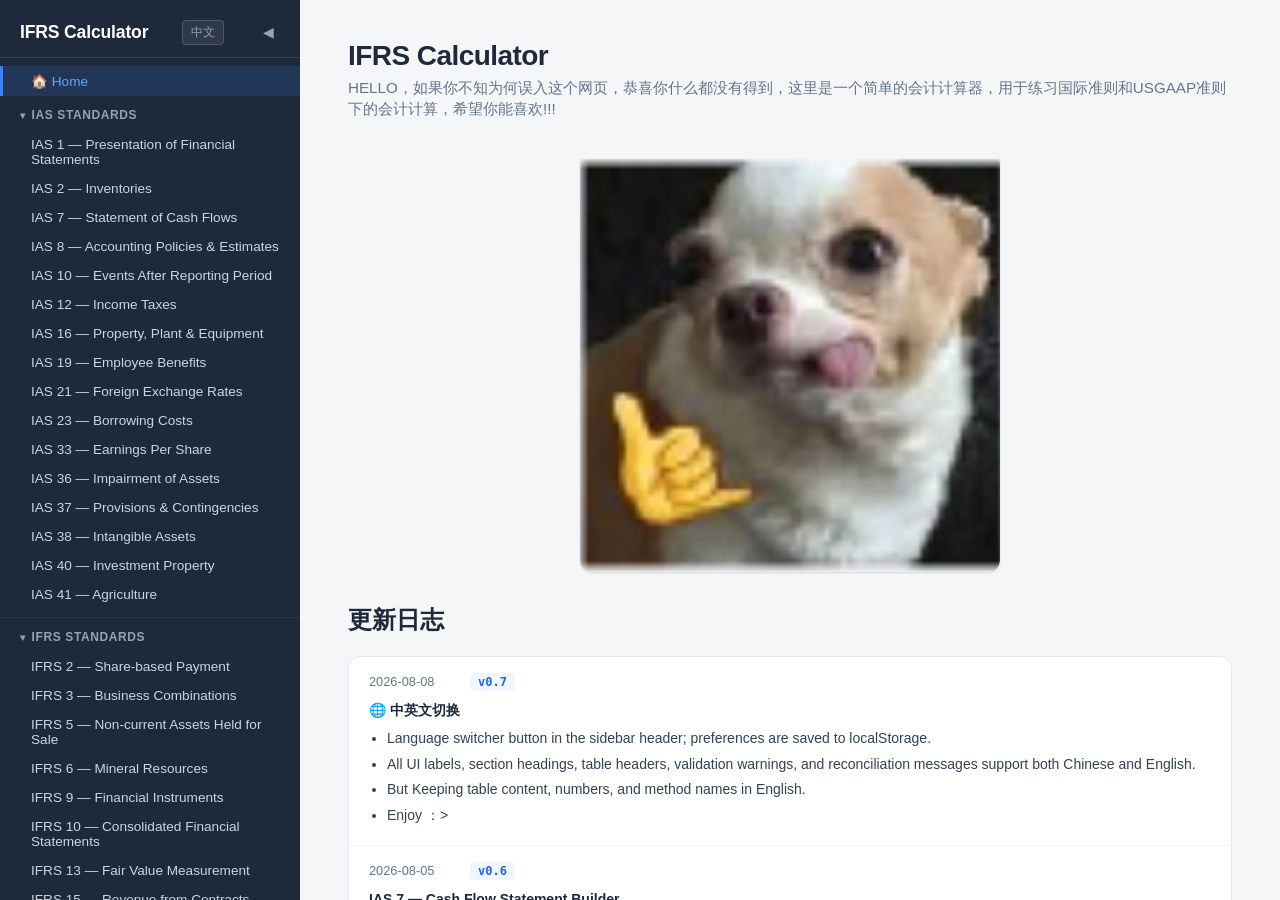
<file: index.html>
<!DOCTYPE html>
<html lang="en">
<head>
  <meta charset="UTF-8">
  <meta name="viewport" content="width=device-width, initial-scale=1.0">
  <title>IFRS Calculator</title>
  <link rel="stylesheet" href="css/style.css">
  <!-- Cloudflare Web Analytics -->
  <script type='module' src='https://static.cloudflareinsights.com/beacon.min.js' data-cf-beacon='{"token": "613dc457e2d44663b551100fd71ead90"}'></script>
  <!-- End Cloudflare Web Analytics -->
</head>
<body>
  <!-- Sidebar -->
  <aside class="sidebar" id="sidebar">
    <div class="sidebar-header">
      <h2 data-i18n>IFRS Calculator</h2>
      <button class="lang-toggle-btn" id="langToggle" title="Switch language" onclick="I18N.toggle()">中文</button>
      <button class="sidebar-collapse-btn" id="sidebarCollapseBtn" data-i18n-title="Collapse sidebar" title="Collapse sidebar">◀</button>
    </div>

    <nav class="chapter-nav">
      <!-- Home -->
      <a href="#" class="chapter-link active" data-chapter="intro" data-i18n>🏠 Home</a>

      <!-- IAS Section -->
      <div class="nav-section">
        <button class="nav-section-title" onclick="this.classList.toggle('collapsed')">
          <span class="section-arrow">▾</span> <span data-i18n>IAS Standards</span>
        </button>
        <div class="nav-section-items">
          <a href="#" class="chapter-link" data-chapter="ias1" data-i18n>IAS 1 — Presentation of Financial Statements</a>
          <a href="#" class="chapter-link" data-chapter="ias2" data-i18n>IAS 2 — Inventories</a>
          <a href="#" class="chapter-link" data-chapter="ias7" data-i18n>IAS 7 — Statement of Cash Flows</a>
          <a href="#" class="chapter-link" data-chapter="ias8" data-i18n>IAS 8 — Accounting Policies & Estimates</a>
          <a href="#" class="chapter-link" data-chapter="ias10" data-i18n>IAS 10 — Events After Reporting Period</a>
          <a href="#" class="chapter-link" data-chapter="ias12" data-i18n>IAS 12 — Income Taxes</a>
          <a href="#" class="chapter-link" data-chapter="ias16" data-i18n>IAS 16 — Property, Plant & Equipment</a>
          <a href="#" class="chapter-link" data-chapter="ias19" data-i18n>IAS 19 — Employee Benefits</a>
          <a href="#" class="chapter-link" data-chapter="ias21" data-i18n>IAS 21 — Foreign Exchange Rates</a>
          <a href="#" class="chapter-link" data-chapter="ias23" data-i18n>IAS 23 — Borrowing Costs</a>
          <a href="#" class="chapter-link" data-chapter="ias33" data-i18n>IAS 33 — Earnings Per Share</a>
          <a href="#" class="chapter-link" data-chapter="ias36" data-i18n>IAS 36 — Impairment of Assets</a>
          <a href="#" class="chapter-link" data-chapter="ias37" data-i18n>IAS 37 — Provisions & Contingencies</a>
          <a href="#" class="chapter-link" data-chapter="ias38" data-i18n>IAS 38 — Intangible Assets</a>
          <a href="#" class="chapter-link" data-chapter="ias40" data-i18n>IAS 40 — Investment Property</a>
          <a href="#" class="chapter-link" data-chapter="ias41" data-i18n>IAS 41 — Agriculture</a>
        </div>
      </div>

      <!-- IFRS Section -->
      <div class="nav-section">
        <button class="nav-section-title" onclick="this.classList.toggle('collapsed')">
          <span class="section-arrow">▾</span> <span data-i18n>IFRS Standards</span>
        </button>
        <div class="nav-section-items">
          <a href="#" class="chapter-link" data-chapter="ifrs2" data-i18n>IFRS 2 — Share-based Payment</a>
          <a href="#" class="chapter-link" data-chapter="ifrs3" data-i18n>IFRS 3 — Business Combinations</a>
          <a href="#" class="chapter-link" data-chapter="ifrs5" data-i18n>IFRS 5 — Non-current Assets Held for Sale</a>
          <a href="#" class="chapter-link" data-chapter="ifrs6" data-i18n>IFRS 6 — Mineral Resources</a>
          <a href="#" class="chapter-link" data-chapter="ifrs9" data-i18n>IFRS 9 — Financial Instruments</a>
          <a href="#" class="chapter-link" data-chapter="ifrs10" data-i18n>IFRS 10 — Consolidated Financial Statements</a>
          <a href="#" class="chapter-link" data-chapter="ifrs13" data-i18n>IFRS 13 — Fair Value Measurement</a>
          <a href="#" class="chapter-link" data-chapter="ifrs15" data-i18n>IFRS 15 — Revenue from Contracts</a>
          <a href="#" class="chapter-link" data-chapter="ifrs16" data-i18n>IFRS 16 — Leases</a>
        </div>
      </div>
    </nav>
  </aside>

  <!-- Floating button when sidebar collapsed (desktop) -->
  <button class="sidebar-expand-btn" id="sidebarExpandBtn" data-i18n-title="Expand sidebar" title="Expand sidebar" data-i18n-aria="Expand sidebar" aria-label="Expand sidebar">▶</button>

  <!-- Mobile menu toggle -->
  <button class="menu-toggle" id="menuToggle" data-i18n-aria="Toggle sidebar" aria-label="Toggle sidebar">☰</button>

  <!-- Main content -->
  <main class="main-content" id="mainContent">

    <!-- Intro -->
    <section class="chapter-panel active" id="chapter-intro">
      <h1 data-i18n>IFRS Calculator</h1>
      <p class="chapter-intro">
        HELLO，如果你不知为何误入这个网页，恭喜你什么都没有得到，这里是一个简单的会计计算器，用于练习国际准则和USGAAP准则下的会计计算，希望你能喜欢!!!
      </p>
      <div class="intro-image">
        <img src="meme.png" alt="meme">
      </div>

      <h2>更新日志</h2>
      <div class="wb-changelog">
        <div class="changelog-entry">
          <span class="changelog-date">2026-08-08</span>
          <span class="changelog-ver">v0.7</span>
          <div class="changelog-body">
            <strong>🌐 中英文切换</strong>
            <ul>
              <li>Language switcher button in the sidebar header; preferences are saved to localStorage.</li>
              <li>All UI labels, section headings, table headers, validation warnings, and reconciliation messages support both Chinese and English.</li>
              <li>But Keeping table content, numbers, and method names in English.</li>
              <li>Enjoy ：></li>
            </ul>
          </div>
        </div>
        <div class="changelog-entry">
          <span class="changelog-date">2026-08-05</span>
          <span class="changelog-ver">v0.6</span>
          <div class="changelog-body">
            <strong>IAS 7 — Cash Flow Statement Builder</strong>
            <ul>
              <li>Single unified report container — formal Statement of Cash Flows layout</li>
              <li>Direct Method and Indirect Method side-by-side within Operating Activities</li>
              <li>Auto reconciliation — ✅ Reconciled or ⚠ Difference Detected with exact variance</li>
              <li>Investing Activities (PPE, Investments, Loans) — shared inputs</li>
              <li>Financing Activities (Shares, Borrowings, Dividends, Buybacks) — shared inputs</li>
              <li>Cash Flow Summary — Net Increase, Opening &amp; Closing Cash</li>
              <li>Real-time computation — no Calculate button needed</li>
            </ul>
          </div>
        </div>
        <div class="changelog-entry">
          <span class="changelog-date">2026-08-05</span>
          <span class="changelog-ver">v0.5</span>
          <div class="changelog-body">
            <strong>IAS 1 — Investment Analysis</strong>
            <ul>
              <li>Cash Flow Schedule with editable year/cash flow table</li>
              <li>Discount Rate assumption — auto-recalculate on change</li>
              <li>NPV, IRR (Newton-Raphson solver), Payback Period, DCF Value</li>
              <li>Cash Flow Timeline — red/green horizontal bar chart</li>
              <li>Year 0 row locked (cannot delete); rows auto-renumber after deletion</li>
              <li>Warning banner for unsolvable IRR or unreached payback</li>
              <li>ISO week calculation — use Date.UTC for timezone-safe local dates</li>
              <li>Period Summary — collapsible cards, split Ending Inventory into Qty + Value</li>
              <li>Intro page — meme image, full-width layout, Home sidebar link</li>
            </ul>
          </div>
        </div>
        <div class="changelog-entry">
          <span class="changelog-date">2026-08-04</span>
          <span class="changelog-ver">v0.4</span>
          <div class="changelog-body">
            <strong>UX Polish</strong>
            <ul>
              <li>Date-chain validation — red border on out-of-order dates (no input blocking)</li>
              <li>Negative inventory &amp; shortfall detection with warning banner</li>
              <li>New transaction rows inherit date from previous row</li>
            </ul>
          </div>
        </div>
        <div class="changelog-entry">
          <span class="changelog-date">2026-08-04</span>
          <span class="changelog-ver">v0.3</span>
          <div class="changelog-body">
            <strong>Costing Method Refactor</strong>
            <ul>
              <li>Replaced flawed Weighted Average (Periodic) with Weekly / Monthly / Yearly</li>
              <li>Date field now formally participates in period-aware WA calculation</li>
              <li>Period Summary cards for Average methods</li>
              <li>FIFO / LIFO / Average (Perpetual) — unchanged</li>
            </ul>
          </div>
        </div>
        <div class="changelog-entry">
          <span class="changelog-date">2026-08-04</span>
          <span class="changelog-ver">v0.2</span>
          <div class="changelog-body">
            <strong>IAS 2 — Inventory Workbench</strong>
            <ul>
              <li>Editable spreadsheet-style transaction table</li>
              <li>FIFO, LIFO, Weighted Average costing engines</li>
              <li>5 transaction types: OPEN, PURCHASE, SALE, DAMAGE, WRITE-DOWN</li>
              <li>Real-time calculation, Inventory Layers, Summary section</li>
            </ul>
          </div>
        </div>
        <div class="changelog-entry">
          <span class="changelog-date">2026-08-04</span>
          <span class="changelog-ver">v0.1</span>
          <div class="changelog-body">
            <strong>Project Setup</strong>
            <ul>
              <li>Sidebar navigation with collapsible IAS/IFRS chapter list</li>
              <li>Page framework with chapter panel switching</li>
              <li>Sidebar collapse animation (desktop) + mobile menu</li>
            </ul>
          </div>
        </div>
      </div>
    </section>

    <!-- IAS 2: Inventory Workbench -->
    <section class="chapter-panel" id="chapter-ias2">
      <div class="wb-header">
        <div>
          <h1 data-i18n>Inventory Management</h1>
          <p class="chapter-intro" data-i18n>Track inventory transactions and automatically calculate inventory value, COGS, revenue and profit based on IAS 2 inventory costing methods.</p>
        </div>
        <div class="wb-method-selector">
          <label for="costingMethod" data-i18n>Costing Method</label>
          <div class="wb-select-wrapper">
            <select id="costingMethod">
              <option value="fifo">FIFO</option>
              <option value="lifo">LIFO</option>
              <option value="wa-perpetual">Average (Perpetual)</option>
              <option value="wa-weekly">Average (Weekly)</option>
              <option value="wa-monthly">Average (Monthly)</option>
              <option value="wa-yearly">Average (Yearly)</option>
            </select>
          </div>
        </div>
      </div>

      <!-- Transaction Table -->
      <div class="wb-table-wrapper">
        <table class="wb-table" id="inventoryTable">
          <thead>
            <tr>
              <th class="col-num" data-i18n>#</th>
              <th class="col-type" data-i18n>Type</th>
              <th class="col-date" data-i18n>Date</th>
              <th class="col-price" data-i18n>Unit Price</th>
              <th class="col-qty" data-i18n>Quantity</th>
              <th class="col-txval" data-i18n>Transaction Value</th>
              <th class="col-invqty" data-i18n>Inventory Quantity</th>
              <th class="col-invval" data-i18n>Inventory Value</th>
              <th class="col-del"></th>
            </tr>
          </thead>
          <tbody id="tableBody"></tbody>
        </table>
      </div>

      <button class="wb-add-btn" id="addTransactionBtn" data-i18n>+ Add Transaction</button>

      <!-- Inventory Layers (FIFO / LIFO) -->
      <div class="wb-card wb-layers" id="layersSection" style="display:none">
        <h3 class="wb-card-title" data-i18n>Remaining Inventory Layers</h3>
        <table class="wb-layers-table" id="layersTable">
          <thead><tr><th data-i18n>Layer</th><th data-i18n>Quantity</th><th data-i18n>Unit Cost</th><th data-i18n>Total Cost</th></tr></thead>
          <tbody id="layersTableBody"></tbody>
        </table>
      </div>

      <!-- Period Summary (WA Weekly / Monthly / Yearly) -->
      <div class="wb-period-summary" id="periodSummarySection" style="display:none">
        <h3 class="wb-card-title" data-i18n>Period Summary</h3>
        <div id="periodSummaryContent"></div>
      </div>

      <!-- Validation Warning -->
      <div class="wb-warning-banner" id="validationWarning">
        <span class="wb-warning-icon">⚠</span>
        <span class="wb-warning-text" id="validationWarningText"></span>
      </div>

      <!-- Summary -->
      <div class="wb-summary" id="summarySection">
        <div class="wb-summary-item">
          <span class="wb-summary-label" data-i18n>Ending Inventory Quantity</span>
          <span class="wb-summary-value" id="sumEndQty">—</span>
        </div>
        <div class="wb-summary-item">
          <span class="wb-summary-label" data-i18n>Ending Inventory Value</span>
          <span class="wb-summary-value" id="sumEndVal">—</span>
        </div>
        <div class="wb-summary-item">
          <span class="wb-summary-label" data-i18n>Revenue</span>
          <span class="wb-summary-value" id="sumRevenue">—</span>
        </div>
        <div class="wb-summary-item">
          <span class="wb-summary-label" data-i18n>COGS</span>
          <span class="wb-summary-value" id="sumCOGS">—</span>
        </div>
        <div class="wb-summary-item">
          <span class="wb-summary-label" data-i18n>Gross Profit</span>
          <span class="wb-summary-value" id="sumGP">—</span>
        </div>
        <div class="wb-summary-item wb-summary-highlight">
          <span class="wb-summary-label" data-i18n>Gross Margin %</span>
          <span class="wb-summary-value" id="sumGM">—</span>
        </div>
      </div>
    </section>

    <!-- Placeholder panels for all other chapters -->
    <!-- IAS 1: Investment Analysis -->
    <section class="chapter-panel" id="chapter-ias1">
      <div class="wb-header">
        <div>
          <h1 data-i18n>Investment Analysis</h1>
          <p class="chapter-intro" data-i18n>Evaluate investment projects using discounted cash flow techniques.</p>
        </div>
      </div>

      <!-- Cash Flow Schedule -->
      <div class="wb-card" style="margin-bottom:18px">
        <h3 class="wb-card-title" data-i18n>Cash Flow Schedule</h3>
        <div class="wb-table-wrapper">
          <table class="wb-table" id="cfTable">
            <thead>
              <tr><th class="col-num" data-i18n>Year</th><th class="col-qty" data-i18n>Cash Flow</th><th class="col-del"></th></tr>
            </thead>
            <tbody id="cfTableBody"></tbody>
          </table>
        </div>
        <button class="wb-add-btn" id="addCfBtn" style="margin-top:12px" data-i18n>+ Add Cash Flow</button>
      </div>

      <!-- Assumptions -->
      <div class="wb-card" style="margin-bottom:18px">
        <h3 class="wb-card-title" data-i18n>Assumptions</h3>
        <div class="inv-assumption">
          <label for="discountRate" data-i18n>Discount Rate (%)</label>
          <div class="inv-rate-input">
            <input type="number" id="discountRate" value="10" step="0.1" min="0" max="100">
            <span>%</span>
          </div>
        </div>
      </div>

      <!-- Investment Summary -->
      <div class="wb-summary" id="invSummary">
        <div class="wb-summary-item"><span class="wb-summary-label">NPV</span><span class="wb-summary-value" id="sumNPV">—</span></div>
        <div class="wb-summary-item"><span class="wb-summary-label">IRR</span><span class="wb-summary-value" id="sumIRR">—</span></div>
        <div class="wb-summary-item"><span class="wb-summary-label" data-i18n>Payback Period</span><span class="wb-summary-value" id="sumPayback">—</span></div>
        <div class="wb-summary-item wb-summary-highlight"><span class="wb-summary-label" data-i18n>DCF Value</span><span class="wb-summary-value" id="sumDCF">—</span></div>
      </div>

      <!-- Validation Warning -->
      <div class="wb-warning-banner" id="invWarning">
        <span class="wb-warning-icon">⚠</span>
        <span class="wb-warning-text" id="invWarningText"></span>
      </div>

      <!-- Cash Flow Timeline -->
      <div class="wb-card" style="margin-top:24px">
        <h3 class="wb-card-title" data-i18n>Cash Flow Timeline</h3>
        <div id="cfTimeline"></div>
      </div>
    </section>
    <!-- IAS 7: Cash Flow Statement Builder -->
    <section class="chapter-panel" id="chapter-ias7">
      <h1 data-i18n>Cash Flow Statement Builder</h1>
      <p class="chapter-intro" data-i18n>Build and reconcile cash flow statements using both direct and indirect methods.</p>

      <div class="cf-report">

        <!-- Operating Activities -->
        <div class="cf-report-section">
          <div class="cf-report-section-head" data-i18n>Operating Activities</div>

          <div class="cf-dual">
            <!-- Direct Method -->
            <div class="cf-sub">
              <div class="cf-sub-title" data-i18n>Direct Method</div>
              <div id="cfDirectInputs"></div>
              <div class="cf-sub-result">
                <span data-i18n>Net Cash from Operating Activities</span>
                <span id="cfDirectOCF">—</span>
              </div>
            </div>
            <!-- Indirect Method -->
            <div class="cf-sub">
              <div class="cf-sub-title" data-i18n>Indirect Method</div>
              <div id="cfIndirectInputs"></div>
              <div class="cf-sub-result">
                <span data-i18n>Net Cash from Operating Activities</span>
                <span id="cfIndirectOCF">—</span>
              </div>
            </div>
          </div>

          <!-- Reconciliation inline -->
          <div class="cf-reconcile" id="cfReconcile">
            <span class="cf-reconcile-icon" id="cfReconcileIcon"></span>
            <span id="cfReconcileText"></span>
          </div>
        </div>

        <!-- Investing Activities -->
        <div class="cf-report-section">
          <div class="cf-report-section-head" data-i18n>Investing Activities</div>
          <div class="cf-input-grid" id="cfInvestingInputs"></div>
          <div class="cf-sub-result">
            <span data-i18n>Net Cash from Investing Activities</span>
            <span id="cfInvestingCF">—</span>
          </div>
        </div>

        <!-- Financing Activities -->
        <div class="cf-report-section">
          <div class="cf-report-section-head" data-i18n>Financing Activities</div>
          <div class="cf-input-grid" id="cfFinancingInputs"></div>
          <div class="cf-sub-result">
            <span data-i18n>Net Cash from Financing Activities</span>
            <span id="cfFinancingCF">—</span>
          </div>
        </div>

        <!-- Cash Flow Summary -->
        <div class="cf-report-section">
          <div class="cf-report-section-head" data-i18n>Cash Flow Summary</div>
          <div class="cf-input-grid" id="cfCashInputs"></div>
          <div class="cf-stmt-divider"></div>
          <div class="cf-summary-row"><span data-i18n>Net Increase / Decrease in Cash</span><span id="cfNetChange">—</span></div>
          <div class="cf-stmt-divider"></div>
          <div class="cf-summary-row cf-summary-total"><span data-i18n>Closing Cash and Cash Equivalents</span><span id="cfClosingCash">—</span></div>
        </div>

      </div>
    </section>
    <section class="chapter-panel" id="chapter-ias8"><h1 data-i18n>IAS 8 — Accounting Policies, Changes in Estimates & Errors</h1><div class="placeholder-card" data-i18n>📋 Coming soon</div></section>
    <section class="chapter-panel" id="chapter-ias10"><h1 data-i18n>IAS 10 — Events After the Reporting Period</h1><div class="placeholder-card" data-i18n>📅 Coming soon</div></section>
    <section class="chapter-panel" id="chapter-ias12"><h1 data-i18n>IAS 12 — Income Taxes</h1><div class="placeholder-card" data-i18n>💰 Coming soon</div></section>
    <section class="chapter-panel" id="chapter-ias16"><h1 data-i18n>IAS 16 — Property, Plant & Equipment</h1><div class="placeholder-card" data-i18n>🏭 Coming soon</div></section>
    <section class="chapter-panel" id="chapter-ias19"><h1 data-i18n>IAS 19 — Employee Benefits</h1><div class="placeholder-card" data-i18n>👥 Coming soon</div></section>
    <section class="chapter-panel" id="chapter-ias21"><h1 data-i18n>IAS 21 — The Effects of Changes in Foreign Exchange Rates</h1><div class="placeholder-card" data-i18n>💱 Coming soon</div></section>
    <section class="chapter-panel" id="chapter-ias23"><h1 data-i18n>IAS 23 — Borrowing Costs</h1><div class="placeholder-card" data-i18n>🏦 Coming soon</div></section>
    <section class="chapter-panel" id="chapter-ias33"><h1 data-i18n>IAS 33 — Earnings Per Share</h1><div class="placeholder-card" data-i18n>📊 Coming soon</div></section>
    <section class="chapter-panel" id="chapter-ias36"><h1 data-i18n>IAS 36 — Impairment of Assets</h1><div class="placeholder-card" data-i18n>⚠️ Coming soon</div></section>
    <section class="chapter-panel" id="chapter-ias37"><h1 data-i18n>IAS 37 — Provisions, Contingent Liabilities & Assets</h1><div class="placeholder-card" data-i18n>🔮 Coming soon</div></section>
    <section class="chapter-panel" id="chapter-ias38"><h1 data-i18n>IAS 38 — Intangible Assets</h1><div class="placeholder-card" data-i18n>💡 Coming soon</div></section>
    <section class="chapter-panel" id="chapter-ias40"><h1 data-i18n>IAS 40 — Investment Property</h1><div class="placeholder-card" data-i18n>🏢 Coming soon</div></section>
    <section class="chapter-panel" id="chapter-ias41"><h1 data-i18n>IAS 41 — Agriculture</h1><div class="placeholder-card" data-i18n>🌾 Coming soon</div></section>
    <section class="chapter-panel" id="chapter-ifrs2"><h1 data-i18n>IFRS 2 — Share-based Payment</h1><div class="placeholder-card" data-i18n>📝 Coming soon</div></section>
    <section class="chapter-panel" id="chapter-ifrs3"><h1 data-i18n>IFRS 3 — Business Combinations</h1><div class="placeholder-card" data-i18n>🤝 Coming soon</div></section>
    <section class="chapter-panel" id="chapter-ifrs5"><h1 data-i18n>IFRS 5 — Non-current Assets Held for Sale</h1><div class="placeholder-card" data-i18n>🏷️ Coming soon</div></section>
    <section class="chapter-panel" id="chapter-ifrs6"><h1 data-i18n>IFRS 6 — Exploration for Mineral Resources</h1><div class="placeholder-card" data-i18n>⛏️ Coming soon</div></section>
    <section class="chapter-panel" id="chapter-ifrs9"><h1 data-i18n>IFRS 9 — Financial Instruments</h1><div class="placeholder-card" data-i18n>💹 Coming soon</div></section>
    <section class="chapter-panel" id="chapter-ifrs10"><h1 data-i18n>IFRS 10 — Consolidated Financial Statements</h1><div class="placeholder-card" data-i18n>🏛️ Coming soon</div></section>
    <section class="chapter-panel" id="chapter-ifrs13"><h1 data-i18n>IFRS 13 — Fair Value Measurement</h1><div class="placeholder-card" data-i18n>⚖️ Coming soon</div></section>
    <section class="chapter-panel" id="chapter-ifrs15"><h1 data-i18n>IFRS 15 — Revenue from Contracts with Customers</h1><div class="placeholder-card" data-i18n>📑 Coming soon</div></section>
    <section class="chapter-panel" id="chapter-ifrs16"><h1 data-i18n>IFRS 16 — Leases</h1><div class="placeholder-card" data-i18n>🔑 Coming soon</div></section>

  </main>

  <script src="js/i18n.js"></script>
  <script src="js/app.js"></script>
  <script src="js/ias2-inventory.js"></script>
  <script src="js/ias1-investment.js"></script>
  <script src="js/ias7-cashflow.js"></script>
</body>
</html>
</file>
<file: css/style.css>
/* ==============================================
   IFRS Calculator — Styles
   ============================================== */

/* --- Reset & Base --- */
*, *::before, *::after {
  margin: 0;
  padding: 0;
  box-sizing: border-box;
}

:root {
  --sidebar-width: 300px;
  --color-bg: #f5f6f8;
  --color-sidebar: #1e293b;
  --color-sidebar-hover: #334155;
  --color-sidebar-active: #3b82f6;
  --color-text: #1e293b;
  --color-text-light: #64748b;
  --color-border: #e2e8f0;
  --color-card: #ffffff;
  --color-primary: #3b82f6;
  --color-primary-light: #eff6ff;
  --radius: 8px;
  --shadow: 0 1px 3px rgba(0,0,0,.08), 0 1px 2px rgba(0,0,0,.06);
}

html, body {
  height: 100%;
  font-family: -apple-system, BlinkMacSystemFont, "Segoe UI", Roboto, "Helvetica Neue", Arial, sans-serif;
  color: var(--color-text);
  background: var(--color-bg);
}

/* --- Layout --- */
body {
  display: flex;
}

/* --- Sidebar --- */
.sidebar {
  width: var(--sidebar-width);
  min-width: var(--sidebar-width);
  height: 100vh;
  background: var(--color-sidebar);
  color: #e2e8f0;
  display: flex;
  flex-direction: column;
  overflow-y: auto;
  overflow-x: hidden;
  position: sticky;
  top: 0;
  transition: width .3s ease, min-width .3s ease;
}

.sidebar.collapsed {
  width: 0;
  min-width: 0;
}

.sidebar-header {
  padding: 20px 20px 12px;
  border-bottom: 1px solid rgba(255,255,255,.1);
  display: flex;
  align-items: center;
  justify-content: space-between;
  white-space: nowrap;
}

.sidebar-header h2 {
  font-size: 1.1rem;
  font-weight: 600;
  letter-spacing: -0.01em;
  color: #ffffff;
}

/* --- Sidebar Collapse Button (inside header) --- */
.sidebar-collapse-btn {
  background: none;
  border: none;
  color: #94a3b8;
  cursor: pointer;
  font-size: .85rem;
  padding: 4px 6px;
  border-radius: 4px;
  line-height: 1;
  transition: color .15s, background .15s;
}

.sidebar-collapse-btn:hover {
  color: #fff;
  background: rgba(255,255,255,.08);
}

/* --- Language Toggle Button --- */
.lang-toggle-btn {
  background: rgba(255,255,255,.08);
  border: 1px solid rgba(255,255,255,.15);
  color: #94a3b8;
  cursor: pointer;
  font-size: .75rem;
  font-weight: 500;
  padding: 2px 8px;
  border-radius: 4px;
  line-height: 1.6;
  transition: color .15s, background .15s, border-color .15s;
  white-space: nowrap;
}

.lang-toggle-btn:hover {
  color: #fff;
  background: rgba(255,255,255,.15);
  border-color: rgba(255,255,255,.25);
}

/* --- Sidebar Expand Button (floating, shown when collapsed) --- */
.sidebar-expand-btn {
  display: none;
  position: sticky;
  top: 12px;
  left: 0;
  z-index: 90;
  background: var(--color-sidebar);
  color: #94a3b8;
  border: none;
  border-radius: 0 6px 6px 0;
  padding: 10px 8px;
  font-size: .85rem;
  cursor: pointer;
  box-shadow: 2px 0 8px rgba(0,0,0,.15);
  transition: color .15s, background .15s;
  align-self: flex-start;
  height: fit-content;
}

.sidebar-expand-btn:hover {
  color: #fff;
  background: #334155;
}

.sidebar.collapsed ~ .sidebar-expand-btn {
  display: block;
}

/* --- Chapter Navigation --- */
.chapter-nav {
  flex: 1;
  padding: 8px 0;
}

.nav-section {
  border-bottom: 1px solid rgba(255,255,255,.06);
}

.nav-section-title {
  width: 100%;
  background: none;
  border: none;
  color: #94a3b8;
  font-size: .75rem;
  font-weight: 600;
  text-transform: uppercase;
  letter-spacing: .05em;
  padding: 12px 20px 6px;
  cursor: pointer;
  text-align: left;
  display: flex;
  align-items: center;
  gap: 6px;
  transition: color .15s;
}

.nav-section-title:hover {
  color: #cbd5e1;
}

.section-arrow {
  font-size: .65rem;
  transition: transform .2s;
}

.nav-section-title.collapsed .section-arrow {
  transform: rotate(-90deg);
}

.nav-section-items {
  display: flex;
  flex-direction: column;
  padding: 2px 0 8px;
}

.nav-section-title.collapsed + .nav-section-items {
  display: none;
}

.chapter-link {
  display: block;
  padding: 7px 20px 7px 28px;
  color: #cbd5e1;
  text-decoration: none;
  font-size: .85rem;
  border-left: 3px solid transparent;
  transition: all .15s;
}

.chapter-link:hover {
  background: var(--color-sidebar-hover);
  color: #fff;
}

.chapter-link.active {
  background: rgba(59,130,246,.15);
  color: #60a5fa;
  border-left-color: var(--color-primary);
  font-weight: 500;
}

/* --- Mobile Menu Toggle --- */
.menu-toggle {
  display: none;
  position: fixed;
  top: 12px;
  left: 12px;
  z-index: 100;
  background: var(--color-sidebar);
  color: #fff;
  border: none;
  border-radius: var(--radius);
  padding: 8px 12px;
  font-size: 1.2rem;
  cursor: pointer;
  box-shadow: var(--shadow);
}

/* --- Main Content --- */
.main-content {
  flex: 1;
  padding: 40px 48px;
  overflow-y: auto;
  height: 100vh;
}

/* --- Chapter Panels --- */
.chapter-panel {
  display: none;
}

.chapter-panel.active {
  display: block;
}

.chapter-panel h1 {
  font-size: 1.75rem;
  font-weight: 700;
  margin-bottom: 6px;
  letter-spacing: -0.02em;
}

.chapter-intro {
  color: var(--color-text-light);
  font-size: .95rem;
  margin-bottom: 32px;
}

/* --- Placeholder --- */
.placeholder-card {
  background: var(--color-card);
  border: 2px dashed var(--color-border);
  border-radius: var(--radius);
  padding: 48px 24px;
  text-align: center;
  color: var(--color-text-light);
  font-size: 1.1rem;
}

/* ==============================================
   Inventory Workbench (IAS 2)
   ============================================== */

.wb-header {
  display: flex;
  justify-content: space-between;
  align-items: flex-start;
  gap: 24px;
  margin-bottom: 28px;
  flex-wrap: wrap;
}

.wb-method-selector {
  display: flex;
  flex-direction: column;
  gap: 6px;
  min-width: 240px;
}

.wb-method-selector label {
  font-size: .75rem;
  font-weight: 600;
  text-transform: uppercase;
  letter-spacing: .04em;
  color: var(--color-text-light);
}

.wb-select-wrapper {
  position: relative;
}

.wb-select-wrapper select,
.wb-select {
  width: 100%;
  padding: 9px 32px 9px 12px;
  font-size: .9rem;
  font-family: inherit;
  border: 1px solid var(--color-border);
  border-radius: 8px;
  background: #fff;
  color: var(--color-text);
  cursor: pointer;
  appearance: none;
  -webkit-appearance: none;
  background-image: url("data:image/svg+xml,%3Csvg xmlns='http://www.w3.org/2000/svg' width='12' height='12' viewBox='0 0 12 12'%3E%3Cpath d='M6 8L1 3h10z' fill='%2364748b'/%3E%3C/svg%3E");
  background-repeat: no-repeat;
  background-position: right 10px center;
  transition: border-color .15s, box-shadow .15s;
}

.wb-select-wrapper select:focus,
.wb-select:focus {
  outline: none;
  border-color: #2563EB;
  box-shadow: 0 0 0 3px rgba(37,99,235,.12);
}

/* ── Table ─────────────────────────────────── */
.wb-table-wrapper {
  background: #fff;
  border-radius: 12px;
  border: 1px solid var(--color-border);
  overflow-x: auto;
  box-shadow: 0 1px 3px rgba(0,0,0,.04);
}

.wb-table {
  width: 100%;
  border-collapse: collapse;
  font-size: .875rem;
  min-width: 960px;
}

.wb-table thead th {
  background: #F8FAFC;
  color: #475569;
  font-weight: 600;
  font-size: .75rem;
  text-transform: uppercase;
  letter-spacing: .03em;
  padding: 12px 12px;
  border-bottom: 1px solid var(--color-border);
  text-align: left;
  white-space: nowrap;
}

.wb-table tbody td {
  padding: 6px 8px;
  border-bottom: 1px solid #f1f5f9;
  vertical-align: middle;
}

.wb-table tbody tr:last-child td {
  border-bottom: none;
}

.wb-table tbody tr:hover {
  background: #FAFBFC;
}

/* Column widths */
.col-num  { width: 36px; text-align: center; color: #94a3b8; font-size: .8rem; }
.col-type { width: 200px; }
.col-date { width: 140px; }
.col-price { width: 120px; }
.col-qty  { width: 100px; }
.col-txval { width: 140px; }
.col-invqty { width: 140px; }
.col-invval { width: 140px; }
.col-del  { width: 40px; text-align: center; }

/* ── Inputs inside cells ────────────────────── */
.wb-table input[type="number"],
.wb-table input[type="date"] {
  width: 100%;
  padding: 8px 8px;
  font-size: .875rem;
  font-family: "Segoe UI", -apple-system, BlinkMacSystemFont, sans-serif;
  border: 1px solid transparent;
  border-radius: 6px;
  background: transparent;
  color: var(--color-text);
  transition: border-color .15s, background .15s, box-shadow .15s;
}

.wb-table input[type="number"]:hover,
.wb-table input[type="date"]:hover {
  border-color: #e2e8f0;
}

.wb-table input[type="number"]:focus,
.wb-table input[type="date"]:focus {
  outline: none;
  border-color: #2563EB;
  background: #fff;
  box-shadow: 0 0 0 3px rgba(37,99,235,.1);
}

.wb-table input:disabled {
  color: #94a3b8;
  background: #f8fafc;
  cursor: not-allowed;
  -webkit-text-fill-color: #94a3b8;
}

/* Select inside cells */
.wb-table .wb-select {
  width: 100%;
  padding: 8px 28px 8px 8px;
  font-size: .8rem;
  border: 1px solid transparent;
  border-radius: 6px;
  background-color: transparent;
  background-position: right 6px center;
  cursor: pointer;
}

.wb-table .wb-select:hover {
  border-color: #e2e8f0;
}

.wb-table .wb-select:focus {
  outline: none;
  border-color: #2563EB;
  background-color: #fff;
  box-shadow: 0 0 0 3px rgba(37,99,235,.1);
}

/* Computed (read-only) cells */
.cell-computed {
  font-variant-numeric: tabular-nums;
  font-family: "Segoe UI", -apple-system, BlinkMacSystemFont, sans-serif;
  font-size: .875rem;
  color: #334155;
  padding: 8px 12px !important;
  white-space: nowrap;
}

td[data-field="invQty"],
td[data-field="invVal"] {
  font-weight: 500;
}

/* ── Delete button ──────────────────────────── */
.wb-row-del {
  background: none;
  border: none;
  color: #94a3b8;
  font-size: 1.1rem;
  cursor: pointer;
  padding: 4px 6px;
  border-radius: 4px;
  line-height: 1;
  transition: color .15s, background .15s;
}

.wb-row-del:hover {
  color: #ef4444;
  background: #fef2f2;
}

/* ── Add Button ─────────────────────────────── */
.wb-add-btn {
  display: inline-flex;
  align-items: center;
  gap: 6px;
  margin-top: 12px;
  padding: 10px 20px;
  font-size: .875rem;
  font-family: inherit;
  font-weight: 500;
  color: #2563EB;
  background: #fff;
  border: 1px dashed #2563EB;
  border-radius: 10px;
  cursor: pointer;
  transition: background .15s, border-color .15s;
}

.wb-add-btn:hover {
  background: #eff6ff;
  border-color: #1d4ed8;
}

/* ── Summary ────────────────────────────────── */
.wb-summary {
  display: grid;
  grid-template-columns: repeat(3, 1fr);
  gap: 12px;
  margin-top: 24px;
}

.wb-summary-item {
  background: #fff;
  border-radius: 12px;
  padding: 18px 20px;
  border: 1px solid var(--color-border);
  box-shadow: 0 1px 3px rgba(0,0,0,.04);
  display: flex;
  flex-direction: column;
  gap: 4px;
}

.wb-summary-label {
  font-size: .75rem;
  color: #64748b;
  font-weight: 500;
  text-transform: uppercase;
  letter-spacing: .03em;
}

.wb-summary-value {
  font-size: 1.35rem;
  font-weight: 700;
  color: #0f172a;
  font-variant-numeric: tabular-nums;
}

.wb-summary-highlight {
  border-left: 3px solid #2563EB;
}

/* ── Inventory Layers ───────────────────────── */
.wb-layers {
  margin-top: 24px;
}

.wb-card {
  background: #fff;
  border-radius: 12px;
  border: 1px solid var(--color-border);
  padding: 20px 24px;
  box-shadow: 0 1px 3px rgba(0,0,0,.04);
}

.wb-card-title {
  font-size: .9rem;
  font-weight: 600;
  color: var(--color-text);
  margin-bottom: 12px;
}

.wb-layers-table {
  width: 100%;
  border-collapse: collapse;
  font-size: .85rem;
}

.wb-layers-table thead th {
  background: #F8FAFC;
  color: #64748b;
  font-weight: 600;
  font-size: .75rem;
  text-transform: uppercase;
  letter-spacing: .03em;
  padding: 10px 14px;
  border-bottom: 1px solid var(--color-border);
  text-align: left;
}

.wb-layers-table tbody td {
  padding: 9px 14px;
  border-bottom: 1px solid #f1f5f9;
  font-variant-numeric: tabular-nums;
}

.wb-layers-table tbody tr:last-child td {
  border-bottom: none;
}

.wb-layers-total td {
  border-top: 2px solid #e2e8f0 !important;
  border-bottom: none !important;
  padding-top: 10px !important;
  color: #0f172a;
}

/* ── Period Summary ────────────────────────── */
.wb-period-summary {
  margin-top: 24px;
}

.wb-period-summary .wb-card-title {
  font-size: .9rem;
  font-weight: 600;
  color: var(--color-text);
  margin-bottom: 14px;
}

#periodSummaryContent {
  display: flex;
  flex-direction: column;
  gap: 14px;
}

.wb-period-card {
  background: #fff;
  border-radius: 12px;
  border: 1px solid var(--color-border);
  padding: 18px 22px;
  box-shadow: 0 1px 3px rgba(0,0,0,.04);
}

.wb-period-card-title {
  font-size: .9rem;
  font-weight: 700;
  color: #1e293b;
  padding-bottom: 0;
  cursor: pointer;
  user-select: none;
  display: flex;
  align-items: center;
  gap: 6px;
  transition: color .15s;
}

.wb-period-card-title:hover {
  color: #2563EB;
}

.wb-period-arrow {
  font-size: .75rem;
  transition: transform .2s ease;
  display: inline-block;
  color: #94a3b8;
}

.wb-period-card.expanded .wb-period-arrow {
  transform: rotate(90deg);
}

.wb-period-card.expanded .wb-period-card-title {
  margin-bottom: 14px;
  padding-bottom: 10px;
  border-bottom: 1px solid #f1f5f9;
}

.wb-period-metrics {
  display: none;
  grid-template-columns: 1fr 1fr;
  gap: 6px 24px;
}

.wb-period-card.expanded .wb-period-metrics {
  display: grid;
}

.wb-period-metric {
  display: flex;
  justify-content: space-between;
  align-items: center;
  padding: 6px 0;
}

.wb-period-metric-label {
  font-size: .8rem;
  color: #64748b;
  font-weight: 500;
}

.wb-period-metric-value {
  font-size: .875rem;
  font-weight: 600;
  color: #0f172a;
  text-align: right;
  font-variant-numeric: tabular-nums;
}

/* ── Intro Page ────────────────────────────── */
.intro-image {
  text-align: center;
  margin: 28px 0;
}

.intro-image img {
  max-width: 100%;
  max-height: 420px;
  border-radius: 12px;
  box-shadow: var(--shadow);
}

/* ── Changelog ─────────────────────────────── */
.wb-changelog {
  margin-top: 20px;
  display: flex;
  flex-direction: column;
  gap: 0;
  border: 1px solid var(--color-border);
  border-radius: 12px;
  overflow: hidden;
}

.changelog-entry {
  display: flex;
  flex-wrap: wrap;
  gap: 8px 16px;
  padding: 16px 20px;
  background: #fff;
  border-bottom: 1px solid #f1f5f9;
  align-items: baseline;
}

.changelog-entry:last-child {
  border-bottom: none;
}

.changelog-date {
  font-size: .8rem;
  color: #64748b;
  font-weight: 500;
  min-width: 85px;
}

.changelog-ver {
  font-size: .75rem;
  font-weight: 600;
  color: #2563EB;
  background: #eff6ff;
  padding: 2px 8px;
  border-radius: 4px;
  font-family: "SF Mono", "Consolas", monospace;
}

.changelog-body {
  flex: 1 1 100%;
  font-size: .875rem;
  color: #334155;
  line-height: 1.6;
}

.changelog-body strong {
  color: #1e293b;
}

.changelog-body ul {
  margin: 6px 0 0 18px;
  padding: 0;
}

.changelog-body li {
  margin-bottom: 3px;
}

/* ── Investment Analysis (IAS 1) ────────────── */

.inv-assumption {
  display: flex;
  align-items: center;
  gap: 16px;
}

.inv-assumption label {
  font-size: .875rem;
  font-weight: 500;
  color: #334155;
}

.inv-rate-input {
  display: flex;
  align-items: center;
  gap: 6px;
}

.inv-rate-input input {
  width: 100px;
  padding: 8px 12px;
  font-size: .9rem;
  font-family: inherit;
  border: 1px solid var(--color-border);
  border-radius: 8px;
  text-align: right;
  transition: border-color .15s, box-shadow .15s;
}

.inv-rate-input input:focus {
  outline: none;
  border-color: #2563EB;
  box-shadow: 0 0 0 3px rgba(37,99,235,.12);
}

.inv-rate-input span {
  font-size: .9rem;
  color: #64748b;
  font-weight: 500;
}

/* Timeline */
.timeline-bars {
  display: flex;
  flex-direction: column;
  gap: 8px;
}

.timeline-row {
  display: flex;
  align-items: center;
  gap: 12px;
}

.timeline-label {
  width: 60px;
  font-size: .8rem;
  font-weight: 500;
  color: #64748b;
  text-align: right;
  flex-shrink: 0;
}

.timeline-bar-track {
  flex: 1;
  height: 28px;
  background: #f1f5f9;
  border-radius: 6px;
  overflow: hidden;
}

.timeline-bar {
  height: 100%;
  border-radius: 6px;
  min-width: 0;
  transition: width .3s ease;
}

.timeline-bar-negative {
  background: #ef4444;
}

.timeline-bar-positive {
  background: #22c55e;
}

.timeline-amount {
  width: 100px;
  font-size: .85rem;
  font-weight: 600;
  font-variant-numeric: tabular-nums;
  color: #1e293b;
}

/* ── Cash Flow Statement (IAS 7) ────────────── */

/* Single bordered report container */
.cf-report {
  border: 2px solid #d1d5db;
  border-radius: 4px;
  background: #fff;
  overflow: hidden;
  margin-top: 8px;
}

.cf-report-section {
  padding: 0;
}

.cf-report-section + .cf-report-section {
  border-top: 2px solid #d1d5db;
}

.cf-report-section-head {
  background: #f8fafc;
  color: #1e293b;
  font-size: .8rem;
  font-weight: 700;
  text-transform: uppercase;
  letter-spacing: .06em;
  padding: 12px 24px;
  border-bottom: 1px solid #e2e8f0;
}

/* Dual column: Direct / Indirect */
.cf-dual {
  display: grid;
  grid-template-columns: 1fr 1fr;
}

.cf-dual > .cf-sub:first-child {
  border-right: 1px solid #e2e8f0;
}

.cf-sub {
  padding: 18px 24px;
}

.cf-sub-title {
  font-size: .8rem;
  font-weight: 600;
  color: #64748b;
  text-transform: uppercase;
  letter-spacing: .04em;
  margin-bottom: 10px;
}

/* Input rows (shared) */
.cf-input-row {
  display: flex;
  align-items: center;
  justify-content: space-between;
  padding: 5px 0;
}

.cf-input-row label {
  font-size: .83rem;
  color: #334155;
}

.cf-input-row input {
  width: 140px;
  padding: 5px 8px;
  font-size: .85rem;
  font-family: "Segoe UI", -apple-system, BlinkMacSystemFont, sans-serif;
  border: 1px solid #e2e8f0;
  border-radius: 4px;
  text-align: right;
  transition: border-color .15s;
}

.cf-input-row input:focus {
  outline: none;
  border-color: #2563EB;
  box-shadow: 0 0 0 2px rgba(37,99,235,.1);
}

/* Input grid (investing / financing / cash) */
.cf-input-grid {
  display: grid;
  grid-template-columns: 1fr 1fr;
  gap: 2px 32px;
  padding: 18px 24px;
}

.cf-input-grid .cf-input-row input {
  width: 160px;
}

/* Sub-result line */
.cf-sub-result {
  display: flex;
  justify-content: space-between;
  align-items: center;
  padding: 12px 24px;
  border-top: 1px solid #e2e8f0;
  font-size: .85rem;
  font-weight: 600;
  color: #1e293b;
}

.cf-sub-result span:last-child {
  font-size: 1rem;
  font-weight: 700;
  font-variant-numeric: tabular-nums;
}

/* Reconciliation — inline below dual columns */
.cf-reconcile {
  display: flex;
  align-items: center;
  gap: 10px;
  padding: 12px 24px;
  font-size: .83rem;
  border-top: 1px solid #e2e8f0;
}

.cf-reconcile-ok {
  background: #f0fdf4;
  color: #166534;
}

.cf-reconcile-err {
  background: #fef2f2;
  color: #991b1b;
}

.cf-reconcile-icon {
  font-size: 1rem;
  flex-shrink: 0;
}

/* Summary rows */
.cf-summary-row {
  display: flex;
  justify-content: space-between;
  padding: 14px 24px;
  font-size: .9rem;
  font-weight: 500;
  color: #334155;
}

.cf-summary-row span:last-child {
  font-weight: 700;
  font-variant-numeric: tabular-nums;
}

.cf-summary-total {
  font-size: .95rem;
  color: #0f172a;
}

.cf-stmt-divider {
  height: 1px;
  background: #e2e8f0;
  margin: 0 24px;
}

/* Responsive */
@media (max-width: 900px) {
  .cf-dual              { grid-template-columns: 1fr; }
  .cf-dual > .cf-sub:first-child { border-right: none; border-bottom: 1px solid #e2e8f0; }
  .cf-input-grid        { grid-template-columns: 1fr; }
  .cf-input-row input   { width: 120px; }
  .cf-input-grid .cf-input-row input { width: 140px; }
}

/* ── Validation Errors ──────────────────────── */

/* Date input error */
.wb-table input.wb-input-error {
  border-color: #ef4444 !important;
  background: #fef2f2 !important;
}

.wb-table input.wb-input-error:focus {
  box-shadow: 0 0 0 3px rgba(239,68,68,.15) !important;
  border-color: #ef4444 !important;
}

/* Negative inventory row */
.wb-table tbody tr.wb-row-inv-error {
  background: #fef2f2;
}

.wb-table tbody tr.wb-row-inv-error:hover {
  background: #feeaea;
}

.wb-table tbody tr.wb-row-inv-error .cell-computed[data-field="invQty"],
.wb-table tbody tr.wb-row-inv-error .cell-computed[data-field="invVal"] {
  color: #dc2626;
  font-weight: 600;
}

/* Warning banner */
.wb-warning-banner {
  display: none;
  align-items: flex-start;
  gap: 10px;
  margin-top: 16px;
  padding: 14px 18px;
  background: #fef2f2;
  border: 1px solid #fecaca;
  border-radius: 10px;
  color: #991b1b;
  font-size: .875rem;
  line-height: 1.5;
}

.wb-warning-banner.visible {
  display: flex;
}

.wb-warning-icon {
  font-size: 1.1rem;
  flex-shrink: 0;
  margin-top: 1px;
}

.wb-warning-text {
  display: flex;
  flex-direction: column;
  gap: 2px;
}

.wb-warning-text strong {
  font-weight: 600;
}

/* ── Responsive tweaks for workbench ────────── */
@media (max-width: 768px) {
  .wb-header {
    flex-direction: column;
    gap: 12px;
  }

  .wb-method-selector {
    min-width: 100%;
  }

  .wb-table {
    min-width: 800px;
    font-size: .8rem;
  }

  .wb-summary {
    grid-template-columns: repeat(2, 1fr);
  }

  .wb-summary-value {
    font-size: 1.1rem;
  }
}

/* --- Responsive --- */
@media (max-width: 768px) {
  .sidebar {
    position: fixed;
    left: 0;
    top: 0;
    z-index: 99;
    width: var(--sidebar-width);
    min-width: var(--sidebar-width);
    transform: translateX(-100%);
    transition: transform .25s ease;
  }

  .sidebar.open {
    transform: translateX(0);
  }

  /* Disable desktop collapse behavior on mobile */
  .sidebar.collapsed {
    width: var(--sidebar-width);
    min-width: var(--sidebar-width);
    transform: translateX(-100%);
  }

  .sidebar.collapsed.open {
    transform: translateX(0);
  }

  .sidebar-collapse-btn,
  .sidebar-expand-btn {
    display: none !important;
  }

  .menu-toggle {
    display: block;
  }

  .main-content {
    padding: 24px 16px;
    padding-top: 56px;
    max-width: 100%;
  }
}
</file>
